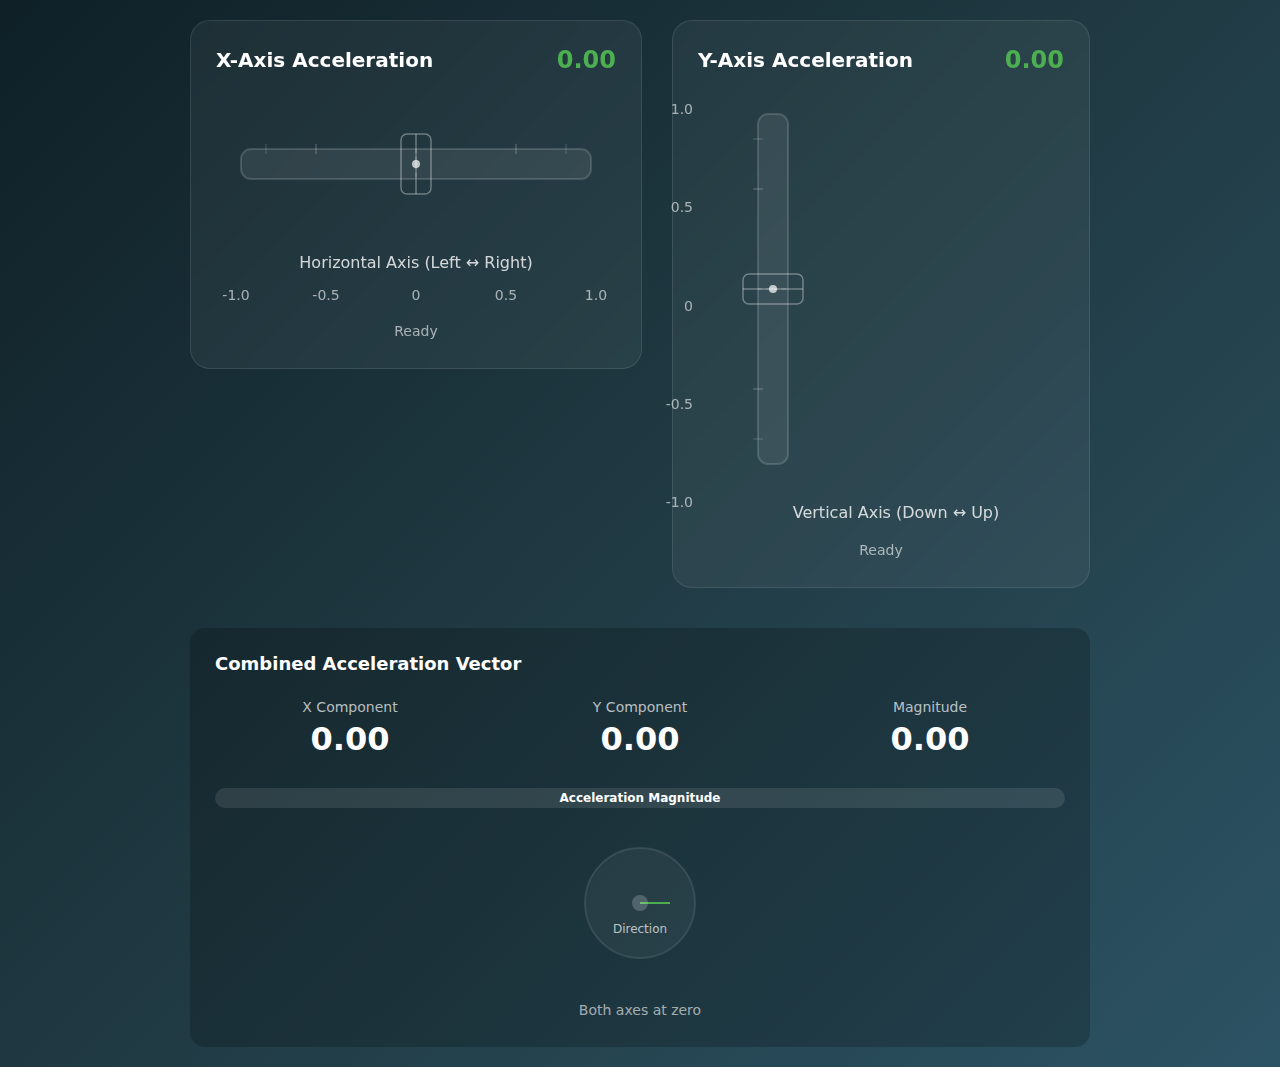
<file: v1_index.html>
<!DOCTYPE html>
<html lang="en">
<head>
    <meta charset="UTF-8">
    <meta name="viewport" content="width=device-width, initial-scale=1.0">
    <title>Dual-Axis SVG Accelerometer</title>
    <style>
        * {
            margin: 0;
            padding: 0;
            box-sizing: border-box;
            -webkit-user-select: none;
            user-select: none;
        }

        body {
            display: flex;
            justify-content: center;
            align-items: center;
            min-height: 100vh;
            background: linear-gradient(135deg, #0f2027 0%, #203a43 50%, #2c5364 100%);
            font-family: 'Segoe UI', system-ui, sans-serif;
            padding: 20px;
            color: #fff;
        }

        .dashboard {
            display: grid;
            grid-template-columns: 1fr 1fr;
            grid-template-rows: auto auto;
            gap: 30px;
            max-width: 900px;
            width: 100%;
            align-items: start;
        }

        .control-container {
            background: rgba(255, 255, 255, 0.05);
            backdrop-filter: blur(10px);
            border-radius: 20px;
            padding: 25px;
            border: 1px solid rgba(255, 255, 255, 0.1);
            transition: transform 0.3s ease, box-shadow 0.3s ease;
        }

        .control-container:hover {
            transform: translateY(-2px);
            box-shadow: 0 15px 30px rgba(0, 0, 0, 0.2);
        }

        .control-header {
            display: flex;
            justify-content: space-between;
            align-items: center;
            margin-bottom: 15px;
        }

        .control-title {
            font-size: 20px;
            font-weight: 600;
            color: #fff;
        }

        .value-indicator {
            font-size: 24px;
            font-weight: 700;
            font-variant-numeric: tabular-nums;
            min-width: 80px;
            text-align: right;
        }

        .accelerometer {
            position: relative;
            cursor: grab;
            transition: filter 0.3s ease;
        }

        .accelerometer:active {
            cursor: grabbing;
        }

        .accelerometer.active {
            filter: brightness(1.2);
        }

        .track {
            fill: rgba(255, 255, 255, 0.08);
            stroke: rgba(255, 255, 255, 0.15);
            stroke-width: 2;
            rx: 10;
            ry: 10;
        }

        .center-line {
            stroke: rgba(255, 255, 255, 0.25);
            stroke-width: 1;
            stroke-dasharray: 4, 4;
        }

        .slider {
            transition: transform 0.1s ease-out;
        }

        .slider-glow {
            fill: url(#gradient);
            filter: url(#glow);
            opacity: 0.9;
        }

        .slider-body {
            fill: url(#metal-gradient);
            stroke: rgba(255, 255, 255, 0.3);
            stroke-width: 1.5;
            filter: url(#inset-shadow);
        }

        .ticks {
            display: flex;
            justify-content: space-between;
            margin-top: 15px;
            color: rgba(255, 255, 255, 0.6);
            font-size: 14px;
        }

        .tick {
            text-align: center;
            width: 40px;
        }

        .vertical-ticks {
            position: absolute;
            left: -30px;
            top: 0;
            height: 100%;
            display: flex;
            flex-direction: column;
            justify-content: space-between;
            color: rgba(255, 255, 255, 0.6);
            font-size: 14px;
            width: 25px;
        }

        .vertical-tick {
            text-align: right;
            height: 40px;
            display: flex;
            align-items: center;
            justify-content: flex-end;
        }

        .combined-display {
            grid-column: 1 / -1;
            background: rgba(0, 0, 0, 0.2);
            border-radius: 15px;
            padding: 25px;
            margin-top: 10px;
        }

        .vector-display {
            display: flex;
            flex-direction: column;
            gap: 15px;
        }

        .vector-title {
            font-size: 18px;
            font-weight: 600;
            color: #fff;
            margin-bottom: 10px;
        }

        .vector-values {
            display: grid;
            grid-template-columns: 1fr 1fr 1fr;
            gap: 20px;
        }

        .vector-value {
            text-align: center;
        }

        .vector-label {
            font-size: 14px;
            color: rgba(255, 255, 255, 0.7);
            margin-bottom: 5px;
        }

        .vector-number {
            font-size: 32px;
            font-weight: 700;
            font-variant-numeric: tabular-nums;
        }

        .magnitude-bar {
            height: 20px;
            background: rgba(255, 255, 255, 0.1);
            border-radius: 10px;
            margin-top: 15px;
            overflow: hidden;
            position: relative;
        }

        .magnitude-fill {
            height: 100%;
            background: linear-gradient(90deg, #4CAF50, #FF9800, #F44336);
            border-radius: 10px;
            width: 0%;
            transition: width 0.3s ease;
        }

        .magnitude-label {
            position: absolute;
            top: 0;
            left: 0;
            right: 0;
            bottom: 0;
            display: flex;
            align-items: center;
            justify-content: center;
            font-size: 12px;
            font-weight: 600;
            color: white;
        }

        .status {
            margin-top: 20px;
            text-align: center;
            color: rgba(255, 255, 255, 0.6);
            font-size: 14px;
            min-height: 20px;
        }

        .axis-label {
            text-align: center;
            margin-top: 10px;
            color: rgba(255, 255, 255, 0.8);
            font-size: 16px;
            font-weight: 500;
        }

        /* Hide SVG filters */
        svg[hidden] {
            display: none;
        }

        /* Responsive adjustments */
        @media (max-width: 768px) {
            .dashboard {
                grid-template-columns: 1fr;
                grid-template-rows: auto auto auto;
            }
            
            .combined-display {
                grid-column: 1;
            }
            
            .vector-values {
                grid-template-columns: 1fr;
                gap: 15px;
            }
        }
    </style>
</head>
<body>
    <div class="dashboard">
        <!-- Horizontal Accelerometer -->
        <div class="control-container">
            <div class="control-header">
                <div class="control-title">X-Axis Acceleration</div>
                <div class="value-indicator" id="xValue">0.00</div>
            </div>
            
            <div class="accelerometer" id="horizontalAccel">
                <svg width="400" height="150" viewBox="0 0 400 150">
                    <!-- Background Track -->
                    <rect class="track" x="25" y="60" width="350" height="30"/>
                    
                    <!-- Center Line -->
                    <line class="center-line" x1="200" y1="60" x2="200" y2="90"/>
                    
                    <!-- Scale Marks -->
                    <line x1="100" y1="55" x2="100" y2="65" stroke="rgba(255,255,255,0.3)" stroke-width="1"/>
                    <line x1="300" y1="55" x2="300" y2="65" stroke="rgba(255,255,255,0.3)" stroke-width="1"/>
                    <line x1="50" y1="55" x2="50" y2="65" stroke="rgba(255,255,255,0.2)" stroke-width="1"/>
                    <line x1="350" y1="55" x2="350" y2="65" stroke="rgba(255,255,255,0.2)" stroke-width="1"/>
                    
                    <!-- Slider -->
                    <g class="slider" id="horizontalSlider">
                        <rect class="slider-glow" id="horizontalGlow" x="180" y="40" width="40" height="70" rx="8"/>
                        <rect class="slider-body" x="185" y="45" width="30" height="60" rx="6"/>
                        
                        <!-- Center indicator on slider -->
                        <line x1="200" y1="45" x2="200" y2="105" stroke="rgba(255,255,255,0.5)" stroke-width="1"/>
                    </g>
                    
                    <!-- Center Mark -->
                    <circle cx="200" cy="75" r="4" fill="rgba(255, 255, 255, 0.7)"/>
                </svg>
                
                <div class="axis-label">Horizontal Axis (Left ↔ Right)</div>
                <div class="ticks">
                    <div class="tick">-1.0</div>
                    <div class="tick">-0.5</div>
                    <div class="tick">0</div>
                    <div class="tick">0.5</div>
                    <div class="tick">1.0</div>
                </div>
            </div>
            
            <div class="status" id="xStatus">Ready</div>
        </div>

        <!-- Vertical Accelerometer -->
        <div class="control-container">
            <div class="control-header">
                <div class="control-title">Y-Axis Acceleration</div>
                <div class="value-indicator" id="yValue">0.00</div>
            </div>
            
            <div class="accelerometer" id="verticalAccel">
                <div class="vertical-ticks">
                    <div class="vertical-tick">1.0</div>
                    <div class="vertical-tick">0.5</div>
                    <div class="vertical-tick">0</div>
                    <div class="vertical-tick">-0.5</div>
                    <div class="vertical-tick">-1.0</div>
                </div>
                
                <svg width="150" height="400" viewBox="0 0 150 400">
                    <!-- Background Track (Vertical) -->
                    <rect class="track" x="60" y="25" width="30" height="350" rx="10" ry="10"/>
                    
                    <!-- Center Line -->
                    <line class="center-line" x1="60" y1="200" x2="90" y2="200"/>
                    
                    <!-- Scale Marks -->
                    <line x1="55" y1="100" x2="65" y2="100" stroke="rgba(255,255,255,0.3)" stroke-width="1"/>
                    <line x1="55" y1="300" x2="65" y2="300" stroke="rgba(255,255,255,0.3)" stroke-width="1"/>
                    <line x1="55" y1="50" x2="65" y2="50" stroke="rgba(255,255,255,0.2)" stroke-width="1"/>
                    <line x1="55" y1="350" x2="65" y2="350" stroke="rgba(255,255,255,0.2)" stroke-width="1"/>
                    
                    <!-- Slider (Vertical) -->
                    <g class="slider" id="verticalSlider">
                        <rect class="slider-glow" id="verticalGlow" x="40" y="180" width="70" height="40" rx="8"/>
                        <rect class="slider-body" x="45" y="185" width="60" height="30" rx="6"/>
                        
                        <!-- Center indicator on slider -->
                        <line x1="45" y1="200" x2="105" y2="200" stroke="rgba(255,255,255,0.5)" stroke-width="1"/>
                    </g>
                    
                    <!-- Center Mark -->
                    <circle cx="75" cy="200" r="4" fill="rgba(255, 255, 255, 0.7)"/>
                </svg>
                
                <div class="axis-label" style="text-align: center; margin-left: 30px;">Vertical Axis (Down ↔ Up)</div>
            </div>
            
            <div class="status" id="yStatus">Ready</div>
        </div>

        <!-- Combined Vector Display -->
        <div class="combined-display">
            <div class="vector-display">
                <div class="vector-title">Combined Acceleration Vector</div>
                
                <div class="vector-values">
                    <div class="vector-value">
                        <div class="vector-label">X Component</div>
                        <div class="vector-number" id="vectorX">0.00</div>
                    </div>
                    
                    <div class="vector-value">
                        <div class="vector-label">Y Component</div>
                        <div class="vector-number" id="vectorY">0.00</div>
                    </div>
                    
                    <div class="vector-value">
                        <div class="vector-label">Magnitude</div>
                        <div class="vector-number" id="vectorMag">0.00</div>
                    </div>
                </div>
                
                <div class="magnitude-bar">
                    <div class="magnitude-fill" id="magnitudeFill"></div>
                    <div class="magnitude-label">Acceleration Magnitude</div>
                </div>
                
                <!-- Direction Indicator -->
                <div style="text-align: center; margin-top: 20px;">
                    <svg width="120" height="120" viewBox="0 0 120 120" style="margin: 0 auto;">
                        <circle cx="60" cy="60" r="55" fill="rgba(255,255,255,0.05)" stroke="rgba(255,255,255,0.1)" stroke-width="2"/>
                        <line x1="60" y1="60" x2="60" y2="20" stroke="rgba(255,255,255,0.3)" stroke-width="2" id="directionArrow"/>
                        <circle cx="60" cy="60" r="8" fill="rgba(255,255,255,0.2)"/>
                        <text x="60" y="90" text-anchor="middle" fill="rgba(255,255,255,0.7)" font-size="12">Direction</text>
                    </svg>
                </div>
                
                <div class="status" id="vectorStatus">Both axes at zero</div>
            </div>
        </div>
    </div>

    <!-- SVG Filters Definition -->
    <svg hidden>
        <defs>
            <!-- Metallic gradient for slider -->
            <linearGradient id="metal-gradient" x1="0%" y1="0%" x2="0%" y2="100%">
                <stop offset="0%" style="stop-color:#5a8fc8;stop-opacity:1" />
                <stop offset="50%" style="stop-color:#3a6ba8;stop-opacity:1" />
                <stop offset="100%" style="stop-color:#2a5b98;stop-opacity:1" />
            </linearGradient>

            <!-- Dynamic glow gradient -->
            <linearGradient id="gradient" x1="0%" y1="0%" x2="100%" y2="0%">
                <stop offset="0%" style="stop-color:#ff6b6b" />
                <stop offset="50%" style="stop-color:#4ecdc4" />
                <stop offset="100%" style="stop-color:#45b7d1" />
            </linearGradient>

            <!-- Glow filter -->
            <filter id="glow" x="-50%" y="-50%" width="200%" height="200%">
                <feGaussianBlur in="SourceGraphic" stdDeviation="4" result="blur"/>
                <feMerge>
                    <feMergeNode in="blur"/>
                    <feMergeNode in="SourceGraphic"/>
                </feMerge>
            </filter>

            <!-- Inset shadow -->
            <filter id="inset-shadow">
                <feOffset dx="0" dy="2"/>
                <feGaussianBlur stdDeviation="2" result="offset-blur"/>
                <feComposite operator="out" in="SourceGraphic" in2="offset-blur" result="inverse"/>
                <feFlood flood-color="rgba(0,0,0,0.4)" result="color"/>
                <feComposite operator="in" in="color" in2="inverse" result="shadow"/>
                <feComposite operator="over" in="shadow" in2="SourceGraphic"/>
            </filter>

            <!-- Velocity stretch filter -->
            <filter id="velocity-stretch">
                <feTurbulence type="fractalNoise" baseFrequency="0.1" numOctaves="1" result="turbulence"/>
                <feDisplacementMap in="SourceGraphic" in2="turbulence" scale="1" xChannelSelector="R" yChannelSelector="G"/>
            </filter>
        </defs>
    </svg>

    <script>
        class DualAxisAccelerometer {
            constructor() {
                // Horizontal axis elements
                this.horizontalAccel = document.getElementById('horizontalAccel');
                this.horizontalSlider = document.getElementById('horizontalSlider');
                this.horizontalGlow = document.getElementById('horizontalGlow');
                this.xValue = document.getElementById('xValue');
                this.xStatus = document.getElementById('xStatus');
                
                // Vertical axis elements
                this.verticalAccel = document.getElementById('verticalAccel');
                this.verticalSlider = document.getElementById('verticalSlider');
                this.verticalGlow = document.getElementById('verticalGlow');
                this.yValue = document.getElementById('yValue');
                this.yStatus = document.getElementById('yStatus');
                
                // Vector display elements
                this.vectorX = document.getElementById('vectorX');
                this.vectorY = document.getElementById('vectorY');
                this.vectorMag = document.getElementById('vectorMag');
                this.magnitudeFill = document.getElementById('magnitudeFill');
                this.directionArrow = document.getElementById('directionArrow');
                this.vectorStatus = document.getElementById('vectorStatus');
                
                // Physics properties for both axes
                this.values = { x: 0, y: 0 };
                this.velocities = { x: 0, y: 0 };
                this.isDragging = { x: false, y: false };
                this.startPositions = { x: 0, y: 0 };
                this.startValues = { x: 0, y: 0 };
                
                // Spring physics
                this.springK = 0.25;
                this.damping = 0.85;
                
                // Animation
                this.animationId = null;
                this.lastTime = 0;
                
                // Track dimensions
                this.horizontal = {
                    minX: 25,
                    maxX: 375,
                    centerX: 200,
                    sliderWidth: 40,
                    range: 175
                };
                
                this.vertical = {
                    minY: 25,
                    maxY: 375,
                    centerY: 200,
                    sliderHeight: 40,
                    range: 175
                };
                
                this.init();
            }
            
            init() {
                this.bindEvents();
                this.animate();
                this.updateVectorDisplay();
            }
            
            bindEvents() {
                // Horizontal axis events
                this.horizontalAccel.addEventListener('mousedown', (e) => this.startDrag('x', e.clientX, e.clientY));
                this.horizontalAccel.addEventListener('touchstart', (e) => {
                    const touch = e.touches[0];
                    this.startDrag('x', touch.clientX, touch.clientY);
                });
                
                // Vertical axis events
                this.verticalAccel.addEventListener('mousedown', (e) => this.startDrag('y', e.clientX, e.clientY));
                this.verticalAccel.addEventListener('touchstart', (e) => {
                    const touch = e.touches[0];
                    this.startDrag('y', touch.clientX, touch.clientY);
                });
                
                // Global events
                document.addEventListener('mousemove', (e) => this.updateDrag(e.clientX, e.clientY));
                document.addEventListener('touchmove', (e) => {
                    e.preventDefault();
                    const touch = e.touches[0];
                    this.updateDrag(touch.clientX, touch.clientY);
                });
                
                document.addEventListener('mouseup', () => this.endDrag());
                document.addEventListener('touchend', () => this.endDrag());
                
                // Prevent context menu
                [this.horizontalAccel, this.verticalAccel].forEach(el => {
                    el.addEventListener('contextmenu', (e) => e.preventDefault());
                });
            }
            
            startDrag(axis, clientX, clientY) {
                this.isDragging[axis] = true;
                this.startPositions[axis] = axis === 'x' ? clientX : clientY;
                this.startValues[axis] = this.values[axis];
                this.velocities[axis] = 0;
                
                // Visual feedback
                const element = axis === 'x' ? this.horizontalAccel : this.verticalAccel;
                element.classList.add('active');
                
                // Status update
                this[axis + 'Status'].textContent = axis === 'x' ? 'Dragging horizontally...' : 'Dragging vertically...';
            }
            
            updateDrag(clientX, clientY) {
                ['x', 'y'].forEach(axis => {
                    if (!this.isDragging[axis]) return;
                    
                    const startPos = this.startPositions[axis];
                    const currentPos = axis === 'x' ? clientX : clientY;
                    const delta = currentPos - startPos;
                    const maxDelta = axis === 'x' ? 200 : 200; // Maximum drag distance
                    
                    // Calculate new value (-1 to 1)
                    this.values[axis] = Math.max(-1, Math.min(1, this.startValues[axis] + delta / maxDelta));
                    
                    // Calculate velocity
                    this.velocities[axis] = (this.values[axis] - this.startValues[axis]) * 0.4;
                    
                    this.updateAxisVisuals(axis);
                });
                
                this.updateVectorDisplay();
            }
            
            endDrag() {
                ['x', 'y'].forEach(axis => {
                    if (!this.isDragging[axis]) return;
                    
                    this.isDragging[axis] = false;
                    this[axis + 'Status'].textContent = 'Returning to zero...';
                    
                    // Remove active class
                    const element = axis === 'x' ? this.horizontalAccel : this.verticalAccel;
                    element.classList.remove('active');
                    
                    // Apply bounce effect
                    this.velocities[axis] *= 1.3;
                });
            }
            
            updateAxisVisuals(axis) {
                const value = this.values[axis];
                const velocity = this.velocities[axis];
                
                if (axis === 'x') {
                    // Horizontal slider position
                    const position = this.horizontal.centerX + (value * this.horizontal.range);
                    this.horizontalSlider.setAttribute('transform', `translate(${position - this.horizontal.centerX}, 0)`);
                    
                    // Update glow color
                    this.updateGlowColor(this.horizontalGlow, value);
                    
                    // Update value display
                    const color = this.getValueColor(value);
                    this.xValue.innerHTML = `<span style="color:${color}">${value.toFixed(2)}</span>`;
                    
                    // Add stretch effect for rapid movement
                    if (Math.abs(velocity) > 0.08) {
                        this.horizontalGlow.style.filter = 'url(#glow) url(#velocity-stretch)';
                    } else {
                        this.horizontalGlow.style.filter = 'url(#glow)';
                    }
                } else {
                    // Vertical slider position (note: SVG y-axis goes down)
                    const position = this.vertical.centerY - (value * this.vertical.range);
                    this.verticalSlider.setAttribute('transform', `translate(0, ${position - this.vertical.centerY}, 0)`); // Added ", 0"
                    
                    // Update glow color
                    this.updateGlowColor(this.verticalGlow, value);
                    
                    // Update value display
                    const color = this.getValueColor(value);
                    this.yValue.innerHTML = `<span style="color:${color}">${value.toFixed(2)}</span>`;
                    
                    // Add stretch effect for rapid movement
                    if (Math.abs(velocity) > 0.08) {
                        this.verticalGlow.style.filter = 'url(#glow) url(#velocity-stretch)';
                    } else {
                        this.verticalGlow.style.filter = 'url(#glow)';
                    }
                }
            }
            
            updateGlowColor(element, value) {
                // Update gradient based on value
                const gradient = document.getElementById('gradient');
                if (!gradient) return;
                
                const stops = gradient.querySelectorAll('stop');
                if (stops.length >= 3) {
                    if (value >= 0) {
                        // Positive: blue/cyan gradient
                        const intensity = Math.abs(value);
                        stops[0].setAttribute('stop-color', `hsl(${200 - intensity * 50}, 80%, 60%)`);
                        stops[1].setAttribute('stop-color', `hsl(${180 - intensity * 40}, 90%, 60%)`);
                        stops[2].setAttribute('stop-color', `hsl(${160 - intensity * 30}, 100%, 60%)`);
                    } else {
                        // Negative: red/orange gradient
                        const intensity = Math.abs(value);
                        stops[0].setAttribute('stop-color', `hsl(${0 + intensity * 20}, 100%, 60%)`);
                        stops[1].setAttribute('stop-color', `hsl(${20 + intensity * 10}, 90%, 60%)`);
                        stops[2].setAttribute('stop-color', `hsl(${40 + intensity * 20}, 80%, 60%)`);
                    }
                }
            }
            
            getValueColor(value) {
                const absValue = Math.abs(value);
                if (absValue < 0.3) return '#4CAF50'; // Green
                if (absValue < 0.7) return '#FF9800'; // Orange
                return '#F44336'; // Red
            }
            
            updateVectorDisplay() {
                const x = this.values.x;
                const y = this.values.y;
                const magnitude = Math.sqrt(x * x + y * y);
                const angle = Math.atan2(y, x);
                
                // Update vector values
                this.vectorX.textContent = x.toFixed(2);
                this.vectorY.textContent = y.toFixed(2);
                this.vectorMag.textContent = magnitude.toFixed(2);
                
                // Update magnitude bar (max magnitude = √2 ≈ 1.414)
                const magnitudePercent = Math.min(100, (magnitude / 1.414) * 100);
                this.magnitudeFill.style.width = `${magnitudePercent}%`;
                
                // Update direction arrow
                const arrowLength = 30;
                const arrowX = 60 + Math.cos(angle) * arrowLength;
                const arrowY = 60 - Math.sin(angle) * arrowLength; // SVG Y is inverted
                
                this.directionArrow.setAttribute('x2', arrowX);
                this.directionArrow.setAttribute('y2', arrowY);
                
                // Color the arrow based on magnitude
                const arrowColor = magnitude < 0.3 ? '#4CAF50' : 
                                 magnitude < 0.7 ? '#FF9800' : '#F44336';
                this.directionArrow.setAttribute('stroke', arrowColor);
                this.directionArrow.setAttribute('stroke-width', Math.max(2, magnitude * 4));
                
                // Update status
                if (magnitude < 0.01) {
                    this.vectorStatus.textContent = 'Both axes at zero';
                } else {
                    const degrees = ((angle * 180 / Math.PI) + 360) % 360;
                    this.vectorStatus.textContent = `Direction: ${degrees.toFixed(0)}°, Magnitude: ${magnitude.toFixed(2)}`;
                }
            }
            
            animate(time = 0) {
                const deltaTime = this.lastTime ? (time - this.lastTime) / 16.67 : 1;
                this.lastTime = time;
                
                // Apply spring physics to both axes when not dragging
                ['x', 'y'].forEach(axis => {
                    if (!this.isDragging[axis]) {
                        // Spring force pulls toward zero
                        const springForce = -this.values[axis] * this.springK;
                        
                        // Update velocity with damping
                        this.velocities[axis] += springForce;
                        this.velocities[axis] *= this.damping;
                        
                        // Update value
                        this.values[axis] += this.velocities[axis] * deltaTime * 0.1;
                        
                        // Snap to zero if very close
                        if (Math.abs(this.values[axis]) < 0.005 && Math.abs(this.velocities[axis]) < 0.005) {
                            this.values[axis] = 0;
                            this.velocities[axis] = 0;
                            if (this[axis + 'Status'].textContent.includes('Returning')) {
                                this[axis + 'Status'].textContent = 'Ready';
                            }
                        }
                        
                        this.updateAxisVisuals(axis);
                    }
                });
                
                this.updateVectorDisplay();
                this.animationId = requestAnimationFrame(this.animate.bind(this));
            }
            
            destroy() {
                if (this.animationId) {
                    cancelAnimationFrame(this.animationId);
                }
            }
        }
        
        // Initialize when page loads
        document.addEventListener('DOMContentLoaded', () => {
            const accelerometer = new DualAxisAccelerometer();
            
            // Add some interactivity hints
            setTimeout(() => {
                document.getElementById('vectorStatus').textContent = 'Try dragging either accelerometer!';
            }, 2000);
            
            // Make available globally for debugging
            window.accelerometer = accelerometer;
        });
    </script>
</body>
</html>
</file>
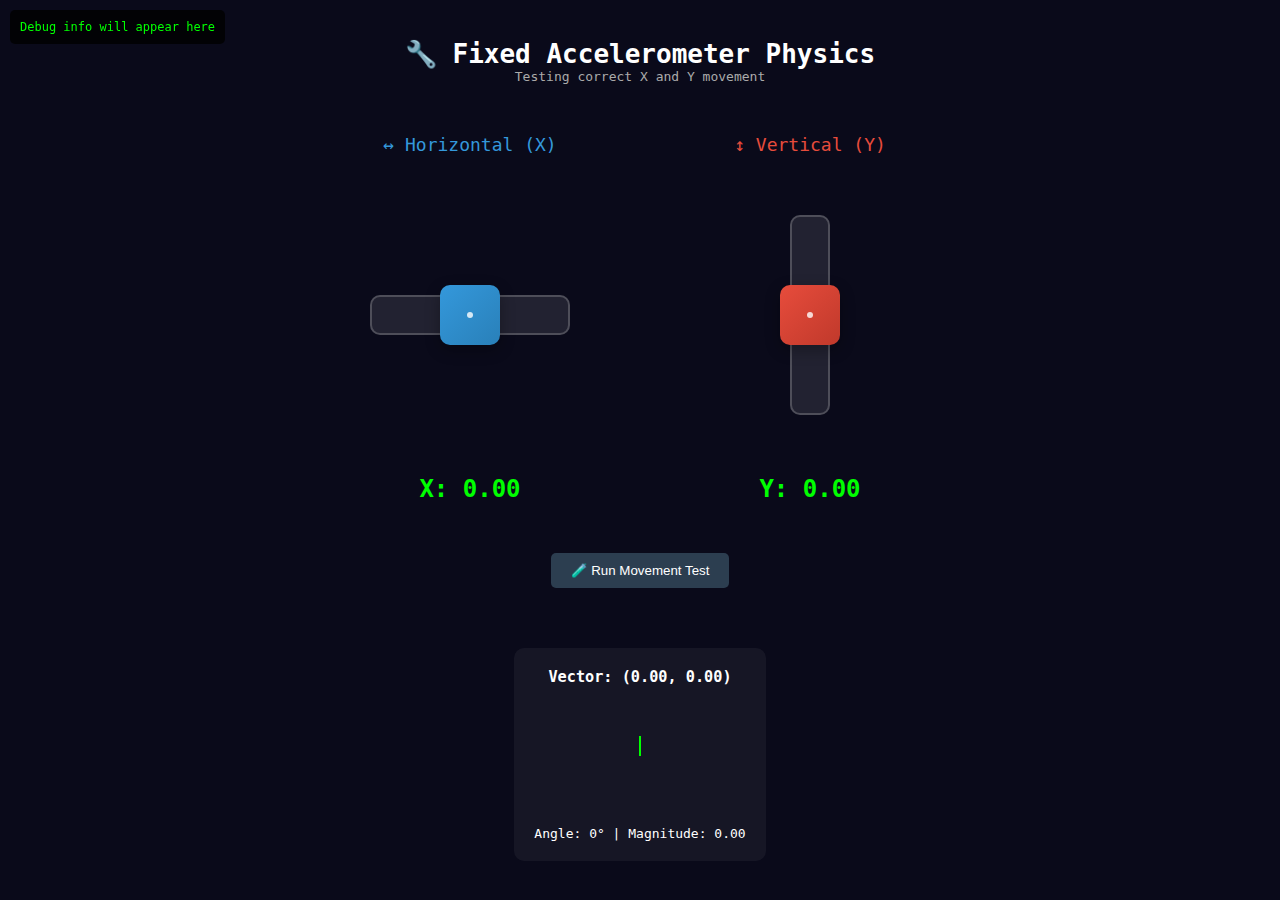
<file: v2_index.html>
<!DOCTYPE html>
<html lang="en">
<head>
    <meta charset="UTF-8">
    <meta name="viewport" content="width=device-width, initial-scale=1.0">
    <title>Fixed Accelerometer - Correct Physics</title>
    <style>
        * { margin: 0; padding: 0; box-sizing: border-box; user-select: none; }
        
        body {
            display: flex;
            flex-direction: column;
            align-items: center;
            justify-content: center;
            min-height: 100vh;
            background: #0a0a1a;
            font-family: monospace;
            color: white;
            padding: 20px;
        }
        
        .debug {
            position: fixed;
            top: 10px;
            left: 10px;
            background: rgba(0,0,0,0.8);
            padding: 10px;
            border-radius: 5px;
            font-size: 12px;
            color: #0f0;
            z-index: 1000;
        }
        
        .container {
            display: flex;
            gap: 40px;
            margin: 30px;
        }
        
        .control {
            width: 300px;
            height: 300px;
            position: relative;
        }
        
        .track {
            position: absolute;
            background: rgba(255,255,255,0.1);
            border: 2px solid rgba(255,255,255,0.2);
            border-radius: 10px;
        }
        
        .horizontal-track {
            width: 200px;
            height: 40px;
            left: 50px;
            top: 130px;
        }
        
        .vertical-track {
            width: 40px;
            height: 200px;
            left: 130px;
            top: 50px;
        }
        
        .slider {
            position: absolute;
            width: 60px;
            height: 60px;
            background: linear-gradient(135deg, #3498db, #2980b9);
            border-radius: 10px;
            cursor: grab;
            transform: translate(-50%, -50%);
            box-shadow: 0 5px 15px rgba(0,0,0,0.3);
        }
        
        .horizontal-slider {
            left: 150px;
            top: 150px;
        }
        
        .vertical-slider {
            left: 150px;
            top: 150px;
            background: linear-gradient(135deg, #e74c3c, #c0392b);
        }
        
        .slider:active {
            cursor: grabbing;
        }
        
        .value-display {
            text-align: center;
            margin-top: 10px;
            font-size: 24px;
            font-weight: bold;
        }
        
        .axis-label {
            text-align: center;
            margin-bottom: 10px;
            font-size: 18px;
            color: #3498db;
        }
        
        .vertical-label {
            color: #e74c3c;
        }
        
        .vector-display {
            margin-top: 40px;
            padding: 20px;
            background: rgba(255,255,255,0.05);
            border-radius: 10px;
            text-align: center;
        }
        
        .direction-arrow {
            width: 100px;
            height: 100px;
            margin: 20px auto;
            position: relative;
        }
        
        .arrow {
            position: absolute;
            width: 2px;
            height: 40px;
            background: #0f0;
            top: 50%;
            left: 50%;
            transform-origin: 50% 0;
        }
        
        .center-dot {
            position: absolute;
            width: 6px;
            height: 6px;
            background: rgba(255,255,255,0.8);
            border-radius: 50%;
            left: 150px;
            top: 150px;
            transform: translate(-50%, -50%);
        }
        
        .test-button {
            margin: 20px;
            padding: 10px 20px;
            background: #2c3e50;
            border: none;
            color: white;
            border-radius: 5px;
            cursor: pointer;
        }
        
        .test-button:hover {
            background: #34495e;
        }
    </style>
</head>
<body>
    <div class="debug" id="debug">Debug info will appear here</div>
    
    <h1>🔧 Fixed Accelerometer Physics</h1>
    <p style="color: #aaa; margin-bottom: 20px;">Testing correct X and Y movement</p>
    
    <div class="container">
        <div>
            <div class="axis-label">↔ Horizontal (X)</div>
            <div class="control" id="horizontalControl">
                <div class="track horizontal-track"></div>
                <div class="slider horizontal-slider" id="horizontalSlider"></div>
                <div class="center-dot"></div>
            </div>
            <div class="value-display" id="horizontalValue">X: 0.00</div>
        </div>
        
        <div>
            <div class="axis-label vertical-label">↕ Vertical (Y)</div>
            <div class="control" id="verticalControl">
                <div class="track vertical-track"></div>
                <div class="slider vertical-slider" id="verticalSlider"></div>
                <div class="center-dot"></div>
            </div>
            <div class="value-display" id="verticalValue">Y: 0.00</div>
        </div>
    </div>
    
    <button class="test-button" onclick="runTest()">🧪 Run Movement Test</button>
    
    <div class="vector-display">
        <h3>Vector: (<span id="vecX">0.00</span>, <span id="vecY">0.00</span>)</h3>
        <div class="direction-arrow">
            <div class="arrow" id="arrow"></div>
        </div>
        <div>Angle: <span id="angle">0</span>° | Magnitude: <span id="magnitude">0.00</span></div>
    </div>
    
    <script>
        class FixedAccelerometer {
            constructor() {
                // Slider elements
                this.hSlider = document.getElementById('horizontalSlider');
                this.vSlider = document.getElementById('verticalSlider');
                
                // Display elements
                this.hValue = document.getElementById('horizontalValue');
                this.vValue = document.getElementById('verticalValue');
                this.debug = document.getElementById('debug');
                this.arrow = document.getElementById('arrow');
                
                // State
                this.values = { x: 0, y: 0 };
                this.velocities = { x: 0, y: 0 };
                this.dragging = { x: false, y: false };
                this.start = { x: { pos: 0, value: 0 }, y: { pos: 0, value: 0 } };
                
                // Physics
                this.spring = 0.2;
                this.damping = 0.85;
                
                this.init();
                this.animate();
            }
            
            init() {
                // Horizontal events
                this.hSlider.addEventListener('mousedown', (e) => {
                    this.startDrag('x', e.clientX);
                });
                
                // Vertical events  
                this.vSlider.addEventListener('mousedown', (e) => {
                    this.startDrag('y', e.clientY);
                });
                
                document.addEventListener('mousemove', (e) => {
                    this.drag(e.clientX, e.clientY);
                });
                
                document.addEventListener('mouseup', () => {
                    this.endDrag();
                });
            }
            
            startDrag(axis, startPos) {
                this.dragging[axis] = true;
                this.start[axis].pos = startPos;
                this.start[axis].value = this.values[axis];
                this.velocities[axis] = 0;
                
                this.debug.textContent = `${axis.toUpperCase()} drag started at ${startPos}`;
            }
            
            drag(clientX, clientY) {
                // Horizontal drag
                if (this.dragging.x) {
                    const deltaX = clientX - this.start.x.pos;
                    this.values.x = this.start.x.value + deltaX / 150;
                    this.values.x = Math.max(-1, Math.min(1, this.values.x));
                    this.velocities.x = (this.values.x - this.start.x.value) * 0.3;
                }
                
                // Vertical drag - CRITICAL FIX HERE
                if (this.dragging.y) {
                    const deltaY = clientY - this.start.y.pos;
                    
                    // For Y axis: DOWN = NEGATIVE, UP = POSITIVE
                    // Since clientY increases when moving DOWN,
                    // we need to INVERT the delta
                    this.values.y = this.start.y.value - deltaY / 150; // MINUS sign!
                    this.values.y = Math.max(-1, Math.min(1, this.values.y));
                    this.velocities.y = (this.values.y - this.start.y.value) * 0.3;
                    
                    this.debug.textContent = 
                        `Y drag: deltaY=${deltaY.toFixed(0)}, ` +
                        `value=${this.values.y.toFixed(2)}, ` +
                        `inverted=${(-deltaY/150).toFixed(2)}`;
                }
                
                this.update();
            }
            
            endDrag() {
                this.dragging.x = false;
                this.dragging.y = false;
                this.debug.textContent = 'Drag ended - springing back';
            }
            
            update() {
                // Update slider positions
                // X: +value = right, -value = left
                this.hSlider.style.transform = `translate(calc(-50% + ${this.values.x * 100}px), -50%)`;
                
                // Y: +value = UP, -value = DOWN
                // Since CSS Y increases DOWN, we need to NEGATE the value
                this.vSlider.style.transform = `translate(-50%, calc(-50% + ${-this.values.y * 100}px))`;
                
                // Update displays
                this.hValue.textContent = `X: ${this.values.x.toFixed(2)}`;
                this.vValue.textContent = `Y: ${this.values.y.toFixed(2)}`;
                
                // Color code
                this.hValue.style.color = this.getColor(this.values.x);
                this.vValue.style.color = this.getColor(this.values.y);
                
                // Update vector
                this.updateVector();
            }
            
            getColor(value) {
                const abs = Math.abs(value);
                if (abs < 0.3) return '#0f0';
                if (abs < 0.7) return '#ff0';
                return '#f00';
            }
            
            updateVector() {
                const x = this.values.x;
                const y = this.values.y;
                
                document.getElementById('vecX').textContent = x.toFixed(2);
                document.getElementById('vecY').textContent = y.toFixed(2);
                
                const magnitude = Math.sqrt(x*x + y*y);
                const angle = Math.atan2(y, x);
                
                document.getElementById('magnitude').textContent = magnitude.toFixed(2);
                document.getElementById('angle').textContent = Math.round(angle * 180 / Math.PI);
                
                // Update arrow
                this.arrow.style.transform = `translate(-50%, -100%) rotate(${angle}rad)`;
                this.arrow.style.height = `${20 + magnitude * 30}px`;
                this.arrow.style.background = magnitude > 0.7 ? '#f00' : magnitude > 0.3 ? '#ff0' : '#0f0';
            }
            
            animate() {
                if (!this.dragging.x) {
                    const force = -this.values.x * this.spring;
                    this.velocities.x += force;
                    this.velocities.x *= this.damping;
                    this.values.x += this.velocities.x * 0.1;
                    
                    if (Math.abs(this.values.x) < 0.01 && Math.abs(this.velocities.x) < 0.01) {
                        this.values.x = this.velocities.x = 0;
                    }
                }
                
                if (!this.dragging.y) {
                    const force = -this.values.y * this.spring;
                    this.velocities.y += force;
                    this.velocities.y *= this.damping;
                    this.values.y += this.velocities.y * 0.1;
                    
                    if (Math.abs(this.values.y) < 0.01 && Math.abs(this.velocities.y) < 0.01) {
                        this.values.y = this.velocities.y = 0;
                    }
                }
                
                this.update();
                requestAnimationFrame(() => this.animate());
            }
        }
        
        // Initialize
        const accel = new FixedAccelerometer();
        window.accel = accel; // For debugging
        
        // Test function
        function runTest() {
            console.log("🧪 Running movement test...");
            
            // Test 1: Horizontal movement
            console.log("Testing X-axis:");
            console.log("Right drag should give positive X");
            
            // Test 2: Vertical movement  
            console.log("Testing Y-axis:");
            console.log("Up drag should give positive Y");
            console.log("Down drag should give negative Y");
            
            // Visual test
            accel.values.x = 0.5;
            accel.values.y = 0.5;
            accel.update();
            
            setTimeout(() => {
                accel.values.x = -0.5;
                accel.values.y = -0.5;
                accel.update();
            }, 1000);
            
            setTimeout(() => {
                accel.values.x = 0;
                accel.values.y = 0;
                accel.update();
            }, 2000);
        }
    </script>
</body>
</html>
</file>
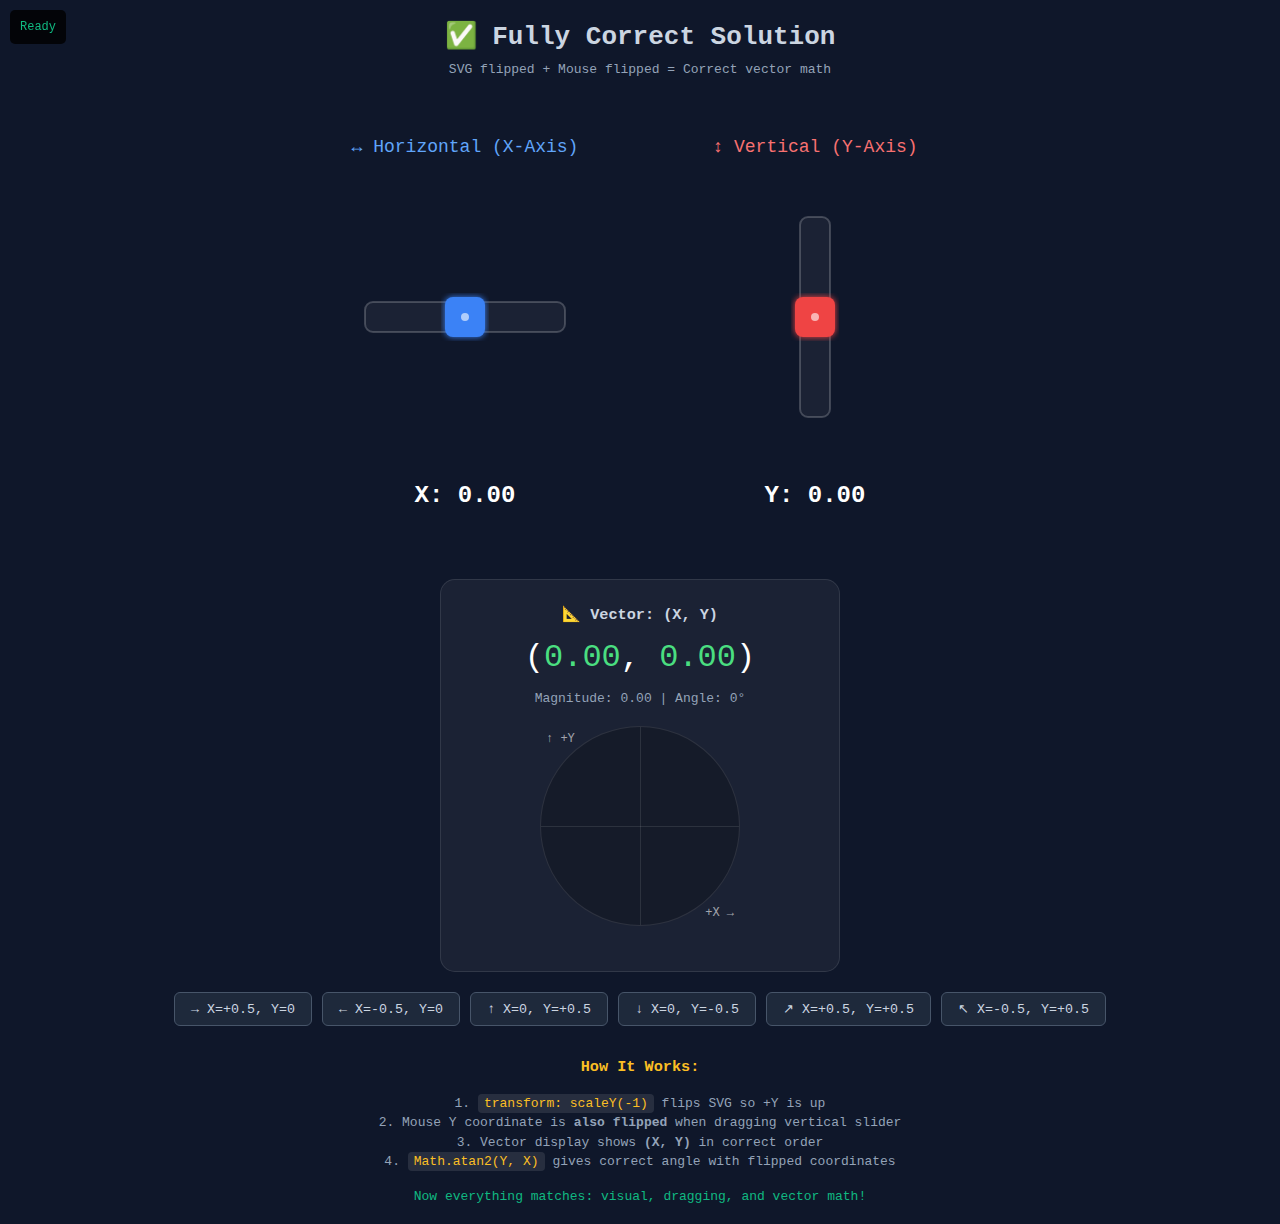
<file: v3_mirrored.html>
<!DOCTYPE html>
<html lang="en">
<head>
    <meta charset="UTF-8">
    <meta name="viewport" content="width=device-width, initial-scale=1.0">
    <title>Fully Corrected Mirrored Solution</title>
    <style>
        * { margin: 0; padding: 0; box-sizing: border-box; user-select: none; }
        
        body {
            display: flex;
            flex-direction: column;
            align-items: center;
            justify-content: center;
            min-height: 100vh;
            background: #0f172a;
            font-family: monospace;
            color: white;
            padding: 20px;
        }
        
        .container {
            display: flex;
            gap: 50px;
            margin: 30px;
        }
        
        .control {
            text-align: center;
        }
        
        .control-title {
            font-size: 18px;
            margin-bottom: 10px;
            color: #60a5fa;
        }
        
        .y-title {
            color: #f87171;
        }
        
        .accelerometer {
            width: 300px;
            height: 300px;
            position: relative;
            cursor: grab;
        }
        
        .accelerometer:active {
            cursor: grabbing;
        }
        
        /* Horizontal SVG - normal */
        #horizontalSvg {
            transform: none;
        }
        
        /* Vertical SVG - flipped Y-axis */
        #verticalSvg {
            transform: scaleY(-1);
        }
        
        .track {
            fill: rgba(255,255,255,0.05);
            stroke: rgba(255,255,255,0.2);
            stroke-width: 2;
            rx: 8;
            ry: 8;
        }
        
        .slider {
            fill: url(#gradient);
            filter: url(#glow);
            transition: transform 0.1s ease;
        }
        
        .horizontal-slider {
            fill: #3b82f6;
        }
        
        .vertical-slider {
            fill: #ef4444;
        }
        
        .center-line {
            stroke: rgba(255,255,255,0.3);
            stroke-width: 1;
            stroke-dasharray: 3,3;
        }
        
        .values {
            margin-top: 15px;
            font-size: 24px;
            font-weight: bold;
        }
        
        .vector-display {
            margin-top: 40px;
            padding: 25px;
            background: rgba(255,255,255,0.05);
            border-radius: 15px;
            text-align: center;
            border: 1px solid rgba(255,255,255,0.1);
            width: 400px;
        }
        
        .coords {
            font-size: 32px;
            margin: 15px 0;
            font-family: 'Courier New', monospace;
        }
        
        .coord-x { color: #60a5fa; }
        .coord-y { color: #f87171; }
        
        .visualization {
            width: 200px;
            height: 200px;
            margin: 20px auto;
            position: relative;
            background: rgba(0,0,0,0.2);
            border-radius: 50%;
            border: 1px solid rgba(255,255,255,0.1);
        }
        
        .vector-arrow {
            position: absolute;
            width: 3px;
            height: 0;
            background: #10b981;
            left: 50%;
            top: 50%;
            transform-origin: 50% 0;
            border-radius: 2px;
            box-shadow: 0 0 10px #10b981;
        }
        
        .axis-line {
            position: absolute;
            background: rgba(255,255,255,0.1);
        }
        
        .x-axis-line {
            width: 100%;
            height: 1px;
            top: 50%;
            left: 0;
        }
        
        .y-axis-line {
            width: 1px;
            height: 100%;
            left: 50%;
            top: 0;
        }
        
        .axis-label {
            position: absolute;
            font-size: 12px;
            color: rgba(255,255,255,0.6);
        }
        
        .label-x { bottom: 5px; right: 5px; }
        .label-y { top: 5px; left: 5px; }
        
        .debug-info {
            position: fixed;
            top: 10px;
            left: 10px;
            background: rgba(0,0,0,0.8);
            padding: 10px;
            border-radius: 5px;
            font-size: 12px;
            color: #10b981;
            z-index: 1000;
        }
        
        .test-buttons {
            display: flex;
            gap: 10px;
            margin-top: 20px;
            flex-wrap: wrap;
            justify-content: center;
        }
        
        .test-btn {
            padding: 8px 16px;
            background: #1e293b;
            color: #cbd5e1;
            border: 1px solid #475569;
            border-radius: 6px;
            cursor: pointer;
            font-family: monospace;
        }
        
        .test-btn:hover {
            background: #334155;
        }
        
        .explanation {
            margin-top: 30px;
            max-width: 600px;
            text-align: center;
            color: #94a3b8;
            line-height: 1.5;
        }
        
        code {
            background: rgba(255,255,255,0.1);
            padding: 2px 6px;
            border-radius: 4px;
            color: #fbbf24;
        }
    </style>
</head>
<body>
    <div class="debug-info" id="debug">Ready</div>
    
    <h1 style="color: #cbd5e1; margin-bottom: 10px;">✅ Fully Correct Solution</h1>
    <p style="color: #94a3b8; margin-bottom: 30px;">SVG flipped + Mouse flipped = Correct vector math</p>
    
    <div class="container">
        <!-- Horizontal Accelerometer -->
        <div class="control">
            <div class="control-title">↔ Horizontal (X-Axis)</div>
            <div class="accelerometer" id="horizontalAccel">
                <svg id="horizontalSvg" viewBox="0 0 300 300">
                    <rect class="track" x="50" y="135" width="200" height="30"/>
                    <line class="center-line" x1="150" y1="135" x2="150" y2="165"/>
                    <rect class="slider horizontal-slider" id="xSlider" x="130" y="130" width="40" height="40" rx="8"/>
                    <circle cx="150" cy="150" r="4" fill="rgba(255,255,255,0.6)"/>
                </svg>
            </div>
            <div class="values">
                X: <span id="xValue">0.00</span>
            </div>
        </div>
        
        <!-- Vertical Accelerometer -->
        <div class="control">
            <div class="control-title y-title">↕ Vertical (Y-Axis)</div>
            <div class="accelerometer" id="verticalAccel">
                <!-- SVG flipped -->
                <svg id="verticalSvg" viewBox="0 0 300 300" style="transform: scaleY(-1);">
                    <rect class="track" x="135" y="50" width="30" height="200"/>
                    <line class="center-line" x1="135" y1="150" x2="165" y2="150"/>
                    <rect class="slider vertical-slider" id="ySlider" x="130" y="130" width="40" height="40" rx="8"/>
                    <circle cx="150" cy="150" r="4" fill="rgba(255,255,255,0.6)"/>
                </svg>
            </div>
            <div class="values">
                Y: <span id="yValue">0.00</span>
            </div>
        </div>
    </div>
    
    <!-- Vector Display -->
    <div class="vector-display">
        <h3 style="color: #cbd5e1; margin-bottom: 15px;">📐 Vector: (X, Y)</h3>
        
        <div class="coords">
            (<span class="coord-x" id="vecX">0.00</span>, 
            <span class="coord-y" id="vecY">0.00</span>)
        </div>
        
        <div style="margin: 10px 0; color: #94a3b8;">
            Magnitude: <span id="magnitude">0.00</span> | 
            Angle: <span id="angle">0</span>°
        </div>
        
        <div class="visualization">
            <div class="axis-line x-axis-line"></div>
            <div class="axis-line y-axis-line"></div>
            <div class="axis-label label-x">+X →</div>
            <div class="axis-label label-y">↑ +Y</div>
            <div class="vector-arrow" id="vectorArrow"></div>
        </div>
    </div>
    
    <div class="test-buttons">
        <button class="test-btn" onclick="test(0.5, 0)">→ X=+0.5, Y=0</button>
        <button class="test-btn" onclick="test(-0.5, 0)">← X=-0.5, Y=0</button>
        <button class="test-btn" onclick="test(0, 0.5)">↑ X=0, Y=+0.5</button>
        <button class="test-btn" onclick="test(0, -0.5)">↓ X=0, Y=-0.5</button>
        <button class="test-btn" onclick="test(0.5, 0.5)">↗ X=+0.5, Y=+0.5</button>
        <button class="test-btn" onclick="test(-0.5, 0.5)">↖ X=-0.5, Y=+0.5</button>
    </div>
    
    <div class="explanation">
        <h3 style="color: #fbbf24; margin-bottom: 15px;">How It Works:</h3>
        <p>1. <code>transform: scaleY(-1)</code> flips SVG so +Y is up</p>
        <p>2. Mouse Y coordinate is <strong>also flipped</strong> when dragging vertical slider</p>
        <p>3. Vector display shows <strong>(X, Y)</strong> in correct order</p>
        <p>4. <code>Math.atan2(Y, X)</code> gives correct angle with flipped coordinates</p>
        <p style="margin-top: 15px; color: #10b981;">Now everything matches: visual, dragging, and vector math!</p>
    </div>

    <svg style="display: none;">
        <defs>
            <linearGradient id="gradient">
                <stop offset="0%" stop-color="#3b82f6"/>
                <stop offset="100%" stop-color="#1d4ed8"/>
            </linearGradient>
            <filter id="glow">
                <feGaussianBlur stdDeviation="3" result="blur"/>
                <feMerge>
                    <feMergeNode in="blur"/>
                    <feMergeNode in="SourceGraphic"/>
                </feMerge>
            </filter>
        </defs>
    </svg>

    <script>
        class FixedAccelerometer {
            constructor() {
                this.x = 0;  // X value (-1 to 1)
                this.y = 0;  // Y value (-1 to 1)
                this.vx = 0; // X velocity
                this.vy = 0; // Y velocity
                
                this.dragging = null;
                this.debug = document.getElementById('debug');
                
                this.init();
                this.animate();
            }
            
            init() {
                // Horizontal - normal mouse
                document.getElementById('horizontalAccel').addEventListener('mousedown', (e) => {
                    this.startDrag('x', e.clientX, e.clientY);
                });
                
                // Vertical - mouse Y will be flipped!
                document.getElementById('verticalAccel').addEventListener('mousedown', (e) => {
                    const rect = e.currentTarget.getBoundingClientRect();
                    // Flip mouse Y coordinate because SVG is flipped!
                    const flippedY = rect.bottom - (e.clientY - rect.top);
                    this.startDrag('y', e.clientX, flippedY);
                });
                
                document.addEventListener('mousemove', (e) => {
                    if (!this.dragging) return;
                    
                    if (this.dragging.axis === 'x') {
                        // Normal mouse for X
                        this.dragX(e.clientX);
                    } else {
                        // Flipped mouse for Y (because SVG is flipped!)
                        const rect = document.getElementById('verticalAccel').getBoundingClientRect();
                        const flippedY = rect.bottom - (e.clientY - rect.top);
                        this.dragY(flippedY);
                    }
                });
                
                document.addEventListener('mouseup', () => {
                    this.stopDrag();
                });
            }
            
            startDrag(axis, startX, startY) {
                this.dragging = {
                    axis: axis,
                    startPos: axis === 'x' ? startX : startY,
                    startValue: axis === 'x' ? this.x : this.y
                };
                
                if (axis === 'x') this.vx = 0;
                else this.vy = 0;
                
                this.debug.textContent = `${axis.toUpperCase()}-drag started`;
            }
            
            dragX(currentX) {
                const { startPos, startValue } = this.dragging;
                const delta = (currentX - startPos) / 100;
                this.x = Math.max(-1, Math.min(1, startValue + delta));
                this.vx = (this.x - startValue) * 0.3;
                this.update();
            }
            
            dragY(currentY) {
                const { startPos, startValue } = this.dragging;
                const delta = (currentY - startPos) / 100;
                this.y = Math.max(-1, Math.min(1, startValue + delta));
                this.vy = (this.y - startValue) * 0.3;
                this.update();
                
                this.debug.textContent = 
                    `Y: ${this.y.toFixed(2)} (mouse flipped, delta: ${delta.toFixed(2)})`;
            }
            
            stopDrag() {
                if (this.dragging) {
                    this.debug.textContent = `${this.dragging.axis.toUpperCase()}-drag ended`;
                    this.dragging = null;
                }
            }
            
            update() {
                // Update slider positions
                document.getElementById('xSlider').setAttribute('x', 130 + this.x * 70);
                document.getElementById('ySlider').setAttribute('y', 130 + this.y * 70);
                
                // Update value displays
                document.getElementById('xValue').textContent = this.x.toFixed(2);
                document.getElementById('yValue').textContent = this.y.toFixed(2);
                
                // Update vector display - CORRECT ORDER: (X, Y)
                this.updateVector();
            }
            
            updateVector() {
                // Display X and Y in correct order
                const vecX = document.getElementById('vecX');
                const vecY = document.getElementById('vecY');
                
                vecX.textContent = this.x.toFixed(2);
                vecY.textContent = this.y.toFixed(2);
                
                // Color the values
                vecX.style.color = this.getColor(this.x);
                vecY.style.color = this.getColor(this.y);
                
                // Calculate magnitude and angle
                const mag = Math.sqrt(this.x * this.x + this.y * this.y);
                const angle = Math.atan2(this.y, this.x); // Y, X in correct order!
                
                document.getElementById('magnitude').textContent = mag.toFixed(2);
                document.getElementById('angle').textContent = Math.round(angle * 180 / Math.PI);
                
                // Update arrow
                const arrow = document.getElementById('vectorArrow');
                arrow.style.height = `${mag * 80}px`;
                arrow.style.transform = `translateX(-50%) rotate(${angle}rad)`;
                
                // Color based on magnitude
                if (mag > 0.7) {
                    arrow.style.background = '#ef4444';
                    arrow.style.boxShadow = '0 0 20px #ef4444';
                } else if (mag > 0.3) {
                    arrow.style.background = '#f59e0b';
                    arrow.style.boxShadow = '0 0 15px #f59e0b';
                } else {
                    arrow.style.background = '#10b981';
                    arrow.style.boxShadow = '0 0 10px #10b981';
                }
                
                // Debug direction
                let direction = '';
                if (Math.abs(this.x) > 0.3 && Math.abs(this.y) < 0.3) {
                    direction = this.x > 0 ? '→ Right' : '← Left';
                } else if (Math.abs(this.y) > 0.3 && Math.abs(this.x) < 0.3) {
                    direction = this.y > 0 ? '↑ Up' : '↓ Down';
                } else if (Math.abs(this.x) > 0.3 && Math.abs(this.y) > 0.3) {
                    if (this.x > 0 && this.y > 0) direction = '↗ Up-Right';
                    else if (this.x < 0 && this.y > 0) direction = '↖ Up-Left';
                    else if (this.x > 0 && this.y < 0) direction = '↘ Down-Right';
                    else direction = '↙ Down-Left';
                }
                
                if (direction) {
                    this.debug.textContent = `Vector: ${direction} (${this.x.toFixed(2)}, ${this.y.toFixed(2)})`;
                }
            }
            
            getColor(value) {
                const abs = Math.abs(value);
                if (abs < 0.3) return '#4ade80';
                if (abs < 0.7) return '#fbbf24';
                return '#ef4444';
            }
            
            animate() {
                // Spring physics when not dragging
                if (!this.dragging || this.dragging.axis !== 'x') {
                    this.vx += -this.x * 0.2;
                    this.vx *= 0.9;
                    this.x += this.vx * 0.1;
                    
                    if (Math.abs(this.x) < 0.01 && Math.abs(this.vx) < 0.01) {
                        this.x = this.vx = 0;
                    }
                }
                
                if (!this.dragging || this.dragging.axis !== 'y') {
                    this.vy += -this.y * 0.2;
                    this.vy *= 0.9;
                    this.y += this.vy * 0.1;
                    
                    if (Math.abs(this.y) < 0.01 && Math.abs(this.vy) < 0.01) {
                        this.y = this.vy = 0;
                    }
                }
                
                this.update();
                requestAnimationFrame(() => this.animate());
            }
            
            setValues(x, y) {
                this.x = x;
                this.y = y;
                this.vx = this.vy = 0;
                this.update();
            }
        }
        
        // Initialize
        const accel = new FixedAccelerometer();
        window.accel = accel;
        
        // Test function
        function test(x, y) {
            console.log(`Test: X=${x}, Y=${y}`);
            accel.setValues(x, y);
            
            // Log expected vector
            const mag = Math.sqrt(x*x + y*y).toFixed(2);
            const angle = Math.round(Math.atan2(y, x) * 180 / Math.PI);
            console.log(`Expected: magnitude=${mag}, angle=${angle}°`);
        }
        
        // Quick demo on load
        setTimeout(() => {
            console.log("=== TEST CASES ===");
            console.log("1. → X=+0.5, Y=0: Vector should point right (0°)");
            console.log("2. ↑ X=0, Y=+0.5: Vector should point up (90°)");
            console.log("3. ↗ X=+0.5, Y=+0.5: Vector should point up-right (45°)");
        }, 1000);
    </script>
</body>
</html>
</file>
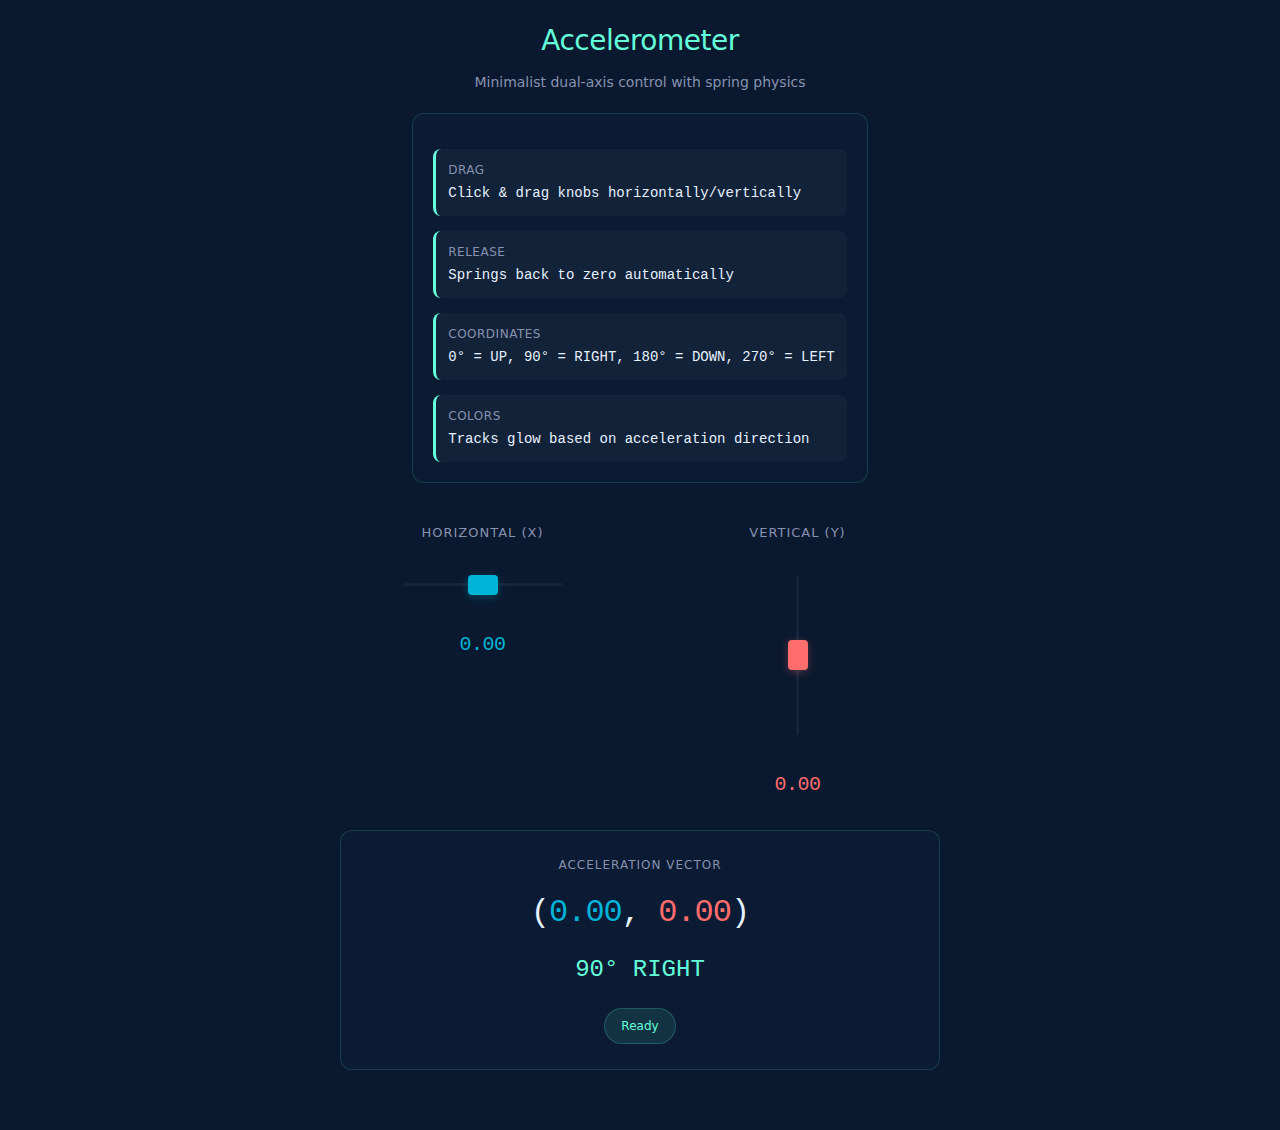
<file: v5_index.html>
<!DOCTYPE html>
<html lang="en">
<head>
    <meta charset="UTF-8">
    <meta name="viewport" content="width=device-width, initial-scale=1.0">
    <title>Minimalist Accelerometer</title>
    <style>
        :root {
            --color-bg: #0a192f;
            --color-surface: rgba(17, 34, 64, 0.3);
            --color-border: rgba(100, 255, 218, 0.15);
            --color-x: #00b4d8;
            --color-y: #ff6d6d;
            --color-accent: #64ffda;
            --color-text: #e6f1ff;
            --color-muted: #8892b0;
        }
        
        * {
            margin: 0;
            padding: 0;
            box-sizing: border-box;
            user-select: none;
            -webkit-tap-highlight-color: transparent;
        }

        body {
            display: flex;
            flex-direction: column;
            align-items: center;
            min-height: 100vh;
            background: var(--color-bg);
            font-family: -apple-system, BlinkMacSystemFont, 'Segoe UI', system-ui;
            color: var(--color-text);
            padding: 20px;
            line-height: 1.5;
        }

        /* Documentation Panel */
        .doc-panel {
            max-width: 600px;
            margin-bottom: 40px;
            text-align: center;
        }

        .doc-title {
            font-size: 28px;
            font-weight: 300;
            margin-bottom: 10px;
            color: var(--color-accent);
            letter-spacing: -0.5px;
        }

        .doc-subtitle {
            font-size: 14px;
            color: var(--color-muted);
            margin-bottom: 20px;
            font-weight: 400;
        }

        .doc-card {
            background: var(--color-surface);
            border: 1px solid var(--color-border);
            border-radius: 12px;
            padding: 20px;
            margin-top: 20px;
        }

        .doc-grid {
            display: grid;
            grid-template-columns: repeat(auto-fit, minmax(200px, 1fr));
            gap: 15px;
            margin-top: 15px;
        }

        .doc-item {
            text-align: left;
            padding: 12px;
            background: rgba(255, 255, 255, 0.03);
            border-radius: 8px;
            border-left: 3px solid var(--color-accent);
        }

        .doc-label {
            font-size: 12px;
            color: var(--color-muted);
            text-transform: uppercase;
            letter-spacing: 0.5px;
            margin-bottom: 4px;
        }

        .doc-value {
            font-size: 14px;
            color: var(--color-text);
            font-family: 'SF Mono', monospace;
        }

        /* Dashboard */
        .dashboard {
            display: grid;
            grid-template-columns: 1fr 1fr;
            gap: 30px;
            max-width: 600px;
            width: 100%;
            margin-bottom: 40px;
        }

        @media (max-width: 640px) {
            .dashboard {
                grid-template-columns: 1fr;
                gap: 40px;
            }
        }

        /* Components */
        .component {
            display: flex;
            flex-direction: column;
            align-items: center;
        }

        .component-label {
            font-size: 13px;
            color: var(--color-muted);
            margin-bottom: 12px;
            text-transform: uppercase;
            letter-spacing: 1px;
            font-weight: 500;
        }

        /* Horizontal Accelerometer */
        .h-accel {
            position: relative;
            width: 200px;
            height: 60px;
        }

        .h-track {
            position: absolute;
            width: 160px;
            height: 3px; /* Ultra thin */
            background: rgba(255, 255, 255, 0.1);
            border-radius: 1.5px;
            left: 20px;
            top: 28.5px;
            transition: background-color 0.3s ease;
        }

        .h-knob {
            position: absolute;
            width: 30px; /* Thinner */
            height: 20px; /* Lower */
            background: var(--color-x);
            border-radius: 4px;
            left: 85px;
            top: 20px;
            cursor: grab;
            transition: left 0.1s ease, box-shadow 0.3s ease;
            box-shadow: 0 2px 8px rgba(0, 180, 216, 0.3);
        }

        .h-knob:active {
            cursor: grabbing;
            box-shadow: 0 4px 16px rgba(0, 180, 216, 0.5);
        }

        .h-center {
            position: absolute;
            width: 1px;
            height: 12px;
            background: rgba(255, 255, 255, 0.2);
            left: 100px;
            top: 24px;
        }

        /* Vertical Accelerometer */
        .v-accel {
            position: relative;
            width: 60px;
            height: 200px;
        }

        .v-track {
            position: absolute;
            width: 3px; /* Ultra thin */
            height: 160px;
            background: rgba(255, 255, 255, 0.1);
            border-radius: 1.5px;
            left: 28.5px;
            top: 20px;
            transition: background-color 0.3s ease;
        }

        .v-knob {
            position: absolute;
            width: 20px; /* Thinner */
            height: 30px; /* Lower */
            background: var(--color-y);
            border-radius: 4px;
            left: 20px;
            top: 85px;
            cursor: grab;
            transition: top 0.1s ease, box-shadow 0.3s ease;
            box-shadow: 0 2px 8px rgba(255, 109, 109, 0.3);
        }

        .v-knob:active {
            cursor: grabbing;
            box-shadow: 0 4px 16px rgba(255, 109, 109, 0.5);
        }

        .v-center {
            position: absolute;
            width: 12px;
            height: 1px;
            background: rgba(255, 255, 255, 0.2);
            left: 24px;
            top: 100px;
        }

        /* Value Displays */
        .value {
            margin-top: 15px;
            font-size: 20px;
            font-weight: 400;
            font-family: 'SF Mono', monospace;
            letter-spacing: -0.5px;
        }

        .value.x { color: var(--color-x); }
        .value.y { color: var(--color-y); }

        /* Result Display */
        .result {
            grid-column: span 2;
            background: var(--color-surface);
            border: 1px solid var(--color-border);
            border-radius: 12px;
            padding: 25px;
            text-align: center;
        }

        @media (max-width: 640px) {
            .result {
                grid-column: 1;
            }
        }

        .result-label {
            font-size: 12px;
            color: var(--color-muted);
            text-transform: uppercase;
            letter-spacing: 1px;
            margin-bottom: 15px;
            font-weight: 500;
        }

        .coords {
            font-size: 32px;
            font-family: 'SF Mono', monospace;
            margin: 15px 0;
            letter-spacing: -1px;
        }

        .coord { transition: opacity 0.3s ease; }
        .coord.x { color: var(--color-x); }
        .coord.y { color: var(--color-y); }

        .angle {
            font-size: 24px;
            color: var(--color-accent);
            font-family: 'SF Mono', monospace;
            margin-top: 10px;
            transition: color 0.3s ease;
        }

        /* Status indicator */
        .status {
            margin-top: 20px;
            padding: 8px 16px;
            background: rgba(100, 255, 218, 0.1);
            border: 1px solid rgba(100, 255, 218, 0.2);
            border-radius: 20px;
            font-size: 12px;
            color: var(--color-accent);
            display: inline-block;
            transition: all 0.3s ease;
        }

        /* Utility classes */
        .dimmed { opacity: 0.5; }
        .active { opacity: 1; }
        .pulse { animation: pulse 2s infinite; }

        @keyframes pulse {
            0% { opacity: 0.5; }
            50% { opacity: 1; }
            100% { opacity: 0.5; }
        }
    </style>
</head>
<body>
    <!-- Documentation -->
    <div class="doc-panel">
        <h1 class="doc-title">Accelerometer</h1>
        <p class="doc-subtitle">Minimalist dual-axis control with spring physics</p>
        
        <div class="doc-card">
            <div class="doc-grid">
                <div class="doc-item">
                    <div class="doc-label">Drag</div>
                    <div class="doc-value">Click & drag knobs horizontally/vertically</div>
                </div>
                <div class="doc-item">
                    <div class="doc-label">Release</div>
                    <div class="doc-value">Springs back to zero automatically</div>
                </div>
                <div class="doc-item">
                    <div class="doc-label">Coordinates</div>
                    <div class="doc-value">0° = UP, 90° = RIGHT, 180° = DOWN, 270° = LEFT</div>
                </div>
                <div class="doc-item">
                    <div class="doc-label">Colors</div>
                    <div class="doc-value">Tracks glow based on acceleration direction</div>
                </div>
            </div>
        </div>
    </div>

    <!-- Dashboard -->
    <div class="dashboard">
        <!-- Horizontal Component -->
        <div class="component">
            <div class="component-label">Horizontal (X)</div>
            <div class="h-accel" id="hAccel">
                <div class="h-track" id="hTrack"></div>
                <div class="h-center"></div>
                <div class="h-knob" id="hKnob"></div>
            </div>
            <div class="value x" id="xValue">0.00</div>
        </div>

        <!-- Vertical Component -->
        <div class="component">
            <div class="component-label">Vertical (Y)</div>
            <div class="v-accel" id="vAccel">
                <div class="v-track" id="vTrack"></div>
                <div class="v-center"></div>
                <div class="v-knob" id="vKnob"></div>
            </div>
            <div class="value y" id="yValue">0.00</div>
        </div>

        <!-- Result Display -->
        <div class="result">
            <div class="result-label">Acceleration Vector</div>
            <div class="coords">
                (<span class="coord x" id="vecX">0.00</span>, 
                <span class="coord y" id="vecY">0.00</span>)
            </div>
            <div class="angle" id="angle">0° UP</div>
            <div class="status" id="status">Ready</div>
        </div>
    </div>

    <script>
        // ============================================================================
        // COMPONENT 1: HORIZONTAL ACCELEROMETER
        // ============================================================================
        class HorizontalAccelerometer {
            constructor(knobId, trackId, valueId) {
                this.knob = document.getElementById(knobId);
                this.track = document.getElementById(trackId);
                this.valueDisplay = document.getElementById(valueId);
                
                this.value = 0;
                this.velocity = 0;
                this.isDragging = false;
                this.startX = 0;
                this.startValue = 0;
                
                this.init();
            }
            
            init() {
                this.knob.addEventListener('mousedown', (e) => this.startDrag(e.clientX));
                this.knob.addEventListener('touchstart', (e) => {
                    e.preventDefault();
                    this.startDrag(e.touches[0].clientX);
                });
                
                document.addEventListener('mousemove', (e) => {
                    if (this.isDragging) this.drag(e.clientX);
                });
                
                document.addEventListener('touchmove', (e) => {
                    if (this.isDragging && e.touches[0]) {
                        e.preventDefault();
                        this.drag(e.touches[0].clientX);
                    }
                }, { passive: false });
                
                document.addEventListener('mouseup', () => this.stopDrag());
                document.addEventListener('touchend', () => this.stopDrag());
            }
            
            startDrag(clientX) {
                this.isDragging = true;
                this.startX = clientX;
                this.startValue = this.value;
                this.velocity = 0;
                this.knob.style.cursor = 'grabbing';
                this.updateTrackColor();
            }
            
            drag(clientX) {
                const delta = (clientX - this.startX) / 80;
                this.value = Math.max(-1, Math.min(1, this.startValue + delta));
                this.velocity = (this.value - this.startValue) * 0.3;
                this.update();
            }
            
            stopDrag() {
                this.isDragging = false;
                this.knob.style.cursor = 'grab';
                this.updateTrackColor();
            }
            
            update() {
                // Position knob
                this.knob.style.left = `${85 + this.value * 80}px`;
                
                // Update value display
                this.valueDisplay.textContent = this.value.toFixed(2);
                
                // Update track color
                this.updateTrackColor();
            }
            
            updateTrackColor() {
                const intensity = Math.abs(this.value);
                const velocityIntensity = Math.abs(this.velocity);
                
                if (this.isDragging) {
                    // Bright color while dragging
                    this.track.style.background = `rgba(0, 180, 216, ${0.3 + intensity * 0.4})`;
                } else if (velocityIntensity > 0.05) {
                    // Pulsing color while springing back
                    this.track.style.background = `rgba(0, 180, 216, ${0.2 + velocityIntensity * 0.3})`;
                } else {
                    // Dim when at rest
                    this.track.style.background = `rgba(255, 255, 255, ${0.05 + intensity * 0.05})`;
                }
            }
            
            updatePhysics() {
                if (!this.isDragging) {
                    // Spring physics
                    const springForce = -this.value * 0.2;
                    this.velocity += springForce;
                    this.velocity *= 0.9;
                    this.value += this.velocity * 0.1;
                    
                    // Snap to zero
                    if (Math.abs(this.value) < 0.005 && Math.abs(this.velocity) < 0.005) {
                        this.value = this.velocity = 0;
                    }
                    
                    this.update();
                }
                
                return this.value;
            }
            
            setValue(newValue) {
                this.value = Math.max(-1, Math.min(1, newValue));
                this.velocity = 0;
                this.update();
            }
        }

        // ============================================================================
        // COMPONENT 2: VERTICAL ACCELEROMETER
        // ============================================================================
        class VerticalAccelerometer {
            constructor(knobId, trackId, valueId) {
                this.knob = document.getElementById(knobId);
                this.track = document.getElementById(trackId);
                this.valueDisplay = document.getElementById(valueId);
                
                this.value = 0;
                this.velocity = 0;
                this.isDragging = false;
                this.startY = 0;
                this.startValue = 0;
                
                this.init();
            }
            
            init() {
                this.knob.addEventListener('mousedown', (e) => this.startDrag(e.clientY));
                this.knob.addEventListener('touchstart', (e) => {
                    e.preventDefault();
                    this.startDrag(e.touches[0].clientY);
                });
                
                document.addEventListener('mousemove', (e) => {
                    if (this.isDragging) this.drag(e.clientY);
                });
                
                document.addEventListener('touchmove', (e) => {
                    if (this.isDragging && e.touches[0]) {
                        e.preventDefault();
                        this.drag(e.touches[0].clientY);
                    }
                }, { passive: false });
                
                document.addEventListener('mouseup', () => this.stopDrag());
                document.addEventListener('touchend', () => this.stopDrag());
            }
            
            startDrag(clientY) {
                this.isDragging = true;
                this.startY = clientY;
                this.startValue = this.value;
                this.velocity = 0;
                this.knob.style.cursor = 'grabbing';
                this.updateTrackColor();
            }
            
            drag(clientY) {
                const delta = (this.startY - clientY) / 80; // Inverted for natural feel
                this.value = Math.max(-1, Math.min(1, this.startValue + delta));
                this.velocity = (this.value - this.startValue) * 0.3;
                this.update();
            }
            
            stopDrag() {
                this.isDragging = false;
                this.knob.style.cursor = 'grab';
                this.updateTrackColor();
            }
            
            update() {
                // Position knob (inverted: +Y = up = smaller top value)
                this.knob.style.top = `${85 - this.value * 80}px`;
                
                // Update value display
                this.valueDisplay.textContent = this.value.toFixed(2);
                
                // Update track color
                this.updateTrackColor();
            }
            
            updateTrackColor() {
                const intensity = Math.abs(this.value);
                const velocityIntensity = Math.abs(this.velocity);
                
                if (this.isDragging) {
                    this.track.style.background = `rgba(255, 109, 109, ${0.3 + intensity * 0.4})`;
                } else if (velocityIntensity > 0.05) {
                    this.track.style.background = `rgba(255, 109, 109, ${0.2 + velocityIntensity * 0.3})`;
                } else {
                    this.track.style.background = `rgba(255, 255, 255, ${0.05 + intensity * 0.05})`;
                }
            }
            
            updatePhysics() {
                if (!this.isDragging) {
                    const springForce = -this.value * 0.2;
                    this.velocity += springForce;
                    this.velocity *= 0.9;
                    this.value += this.velocity * 0.1;
                    
                    if (Math.abs(this.value) < 0.005 && Math.abs(this.velocity) < 0.005) {
                        this.value = this.velocity = 0;
                    }
                    
                    this.update();
                }
                
                return this.value;
            }
            
            setValue(newValue) {
                this.value = Math.max(-1, Math.min(1, newValue));
                this.velocity = 0;
                this.update();
            }
        }

        // ============================================================================
        // COMPONENT 3: COORDINATE TRANSFORMER
        // ============================================================================
        class CoordinateTransformer {
            static toCompassAngle(x, y) {
                // Math: 0° = right, 90° = up
                // Compass: 0° = up, 90° = right
                const mathAngle = Math.atan2(y, x) * 180 / Math.PI;
                let compassAngle = 90 - mathAngle;
                if (compassAngle < 0) compassAngle += 360;
                if (compassAngle >= 360) compassAngle -= 360;
                return compassAngle;
            }
            
            static getDirection(angle) {
                const directions = ['N', 'NE', 'E', 'SE', 'S', 'SW', 'W', 'NW'];
                const index = Math.round(angle / 45) % 8;
                return directions[index];
            }
            
            static getDirectionFull(angle) {
                if (angle >= 337.5 || angle < 22.5) return "UP";
                if (angle >= 22.5 && angle < 67.5) return "UP-RIGHT";
                if (angle >= 67.5 && angle < 112.5) return "RIGHT";
                if (angle >= 112.5 && angle < 157.5) return "DOWN-RIGHT";
                if (angle >= 157.5 && angle < 202.5) return "DOWN";
                if (angle >= 202.5 && angle < 247.5) return "DOWN-LEFT";
                if (angle >= 247.5 && angle < 292.5) return "LEFT";
                return "UP-LEFT";
            }
        }

        // ============================================================================
        // COMPONENT 4: RESULT DISPLAY
        // ============================================================================
        class ResultDisplay {
            constructor() {
                this.vecX = document.getElementById('vecX');
                this.vecY = document.getElementById('vecY');
                this.angle = document.getElementById('angle');
                this.status = document.getElementById('status');
                this.lastUpdate = 0;
            }
            
            update(x, y, isDragging = false) {
                const now = Date.now();
                
                // Update coordinates with smooth transitions
                this.vecX.textContent = x.toFixed(2);
                this.vecY.textContent = y.toFixed(2);
                
                // Calculate compass angle
                const compassAngle = CoordinateTransformer.toCompassAngle(x, y);
                const direction = CoordinateTransformer.getDirectionFull(compassAngle);
                
                // Update angle display
                this.angle.textContent = `${Math.round(compassAngle)}° ${direction}`;
                
                // Color code based on acceleration
                const magnitude = Math.sqrt(x*x + y*y);
                if (magnitude > 0.7) {
                    this.angle.style.color = '#ff6d6d';
                } else if (magnitude > 0.3) {
                    this.angle.style.color = '#ffd166';
                } else {
                    this.angle.style.color = '#64ffda';
                }
                
                // Update status
                if (isDragging) {
                    this.status.textContent = "Dragging";
                    this.status.style.background = 'rgba(100, 255, 218, 0.2)';
                    this.status.style.borderColor = 'rgba(100, 255, 218, 0.4)';
                } else if (magnitude > 0.01) {
                    this.status.textContent = "Returning to zero";
                    this.status.style.background = 'rgba(255, 109, 109, 0.1)';
                    this.status.style.borderColor = 'rgba(255, 109, 109, 0.3)';
                    this.status.classList.add('pulse');
                } else {
                    if (now - this.lastUpdate > 2000) {
                        this.status.textContent = "Ready";
                        this.status.style.background = 'rgba(100, 255, 218, 0.1)';
                        this.status.style.borderColor = 'rgba(100, 255, 218, 0.2)';
                        this.status.classList.remove('pulse');
                    }
                }
                
                this.lastUpdate = now;
            }
        }

        // ============================================================================
        // MAIN APPLICATION
        // ============================================================================
        class AccelerometerApp {
            constructor() {
                this.xAccel = new HorizontalAccelerometer('hKnob', 'hTrack', 'xValue');
                this.yAccel = new VerticalAccelerometer('vKnob', 'vTrack', 'yValue');
                this.resultDisplay = new ResultDisplay();
                
                this.animate();
            }
            
            animate() {
                const x = this.xAccel.updatePhysics();
                const y = this.yAccel.updatePhysics();
                const isDragging = this.xAccel.isDragging || this.yAccel.isDragging;
                
                this.resultDisplay.update(x, y, isDragging);
                
                requestAnimationFrame(() => this.animate());
            }
        }

        // Initialize
        new AccelerometerApp();
    </script>
</body>
</html>
</file>
